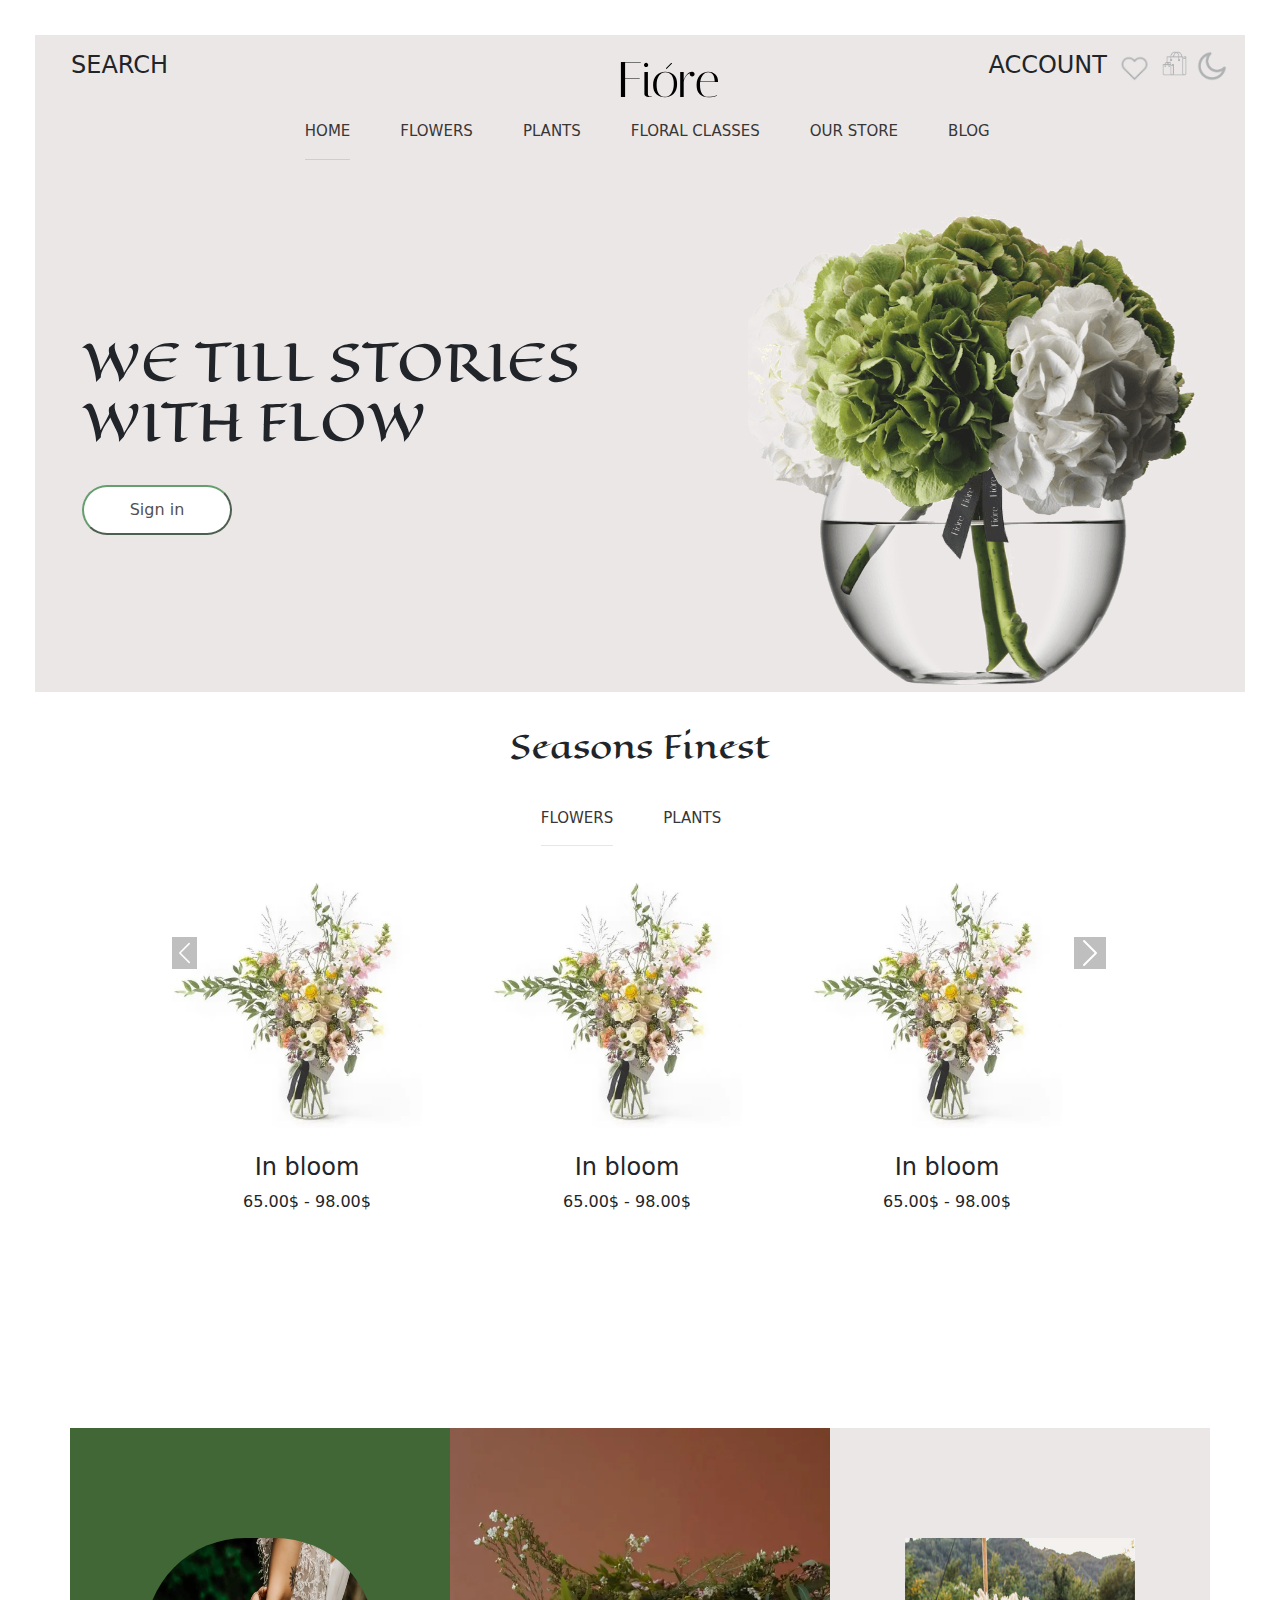
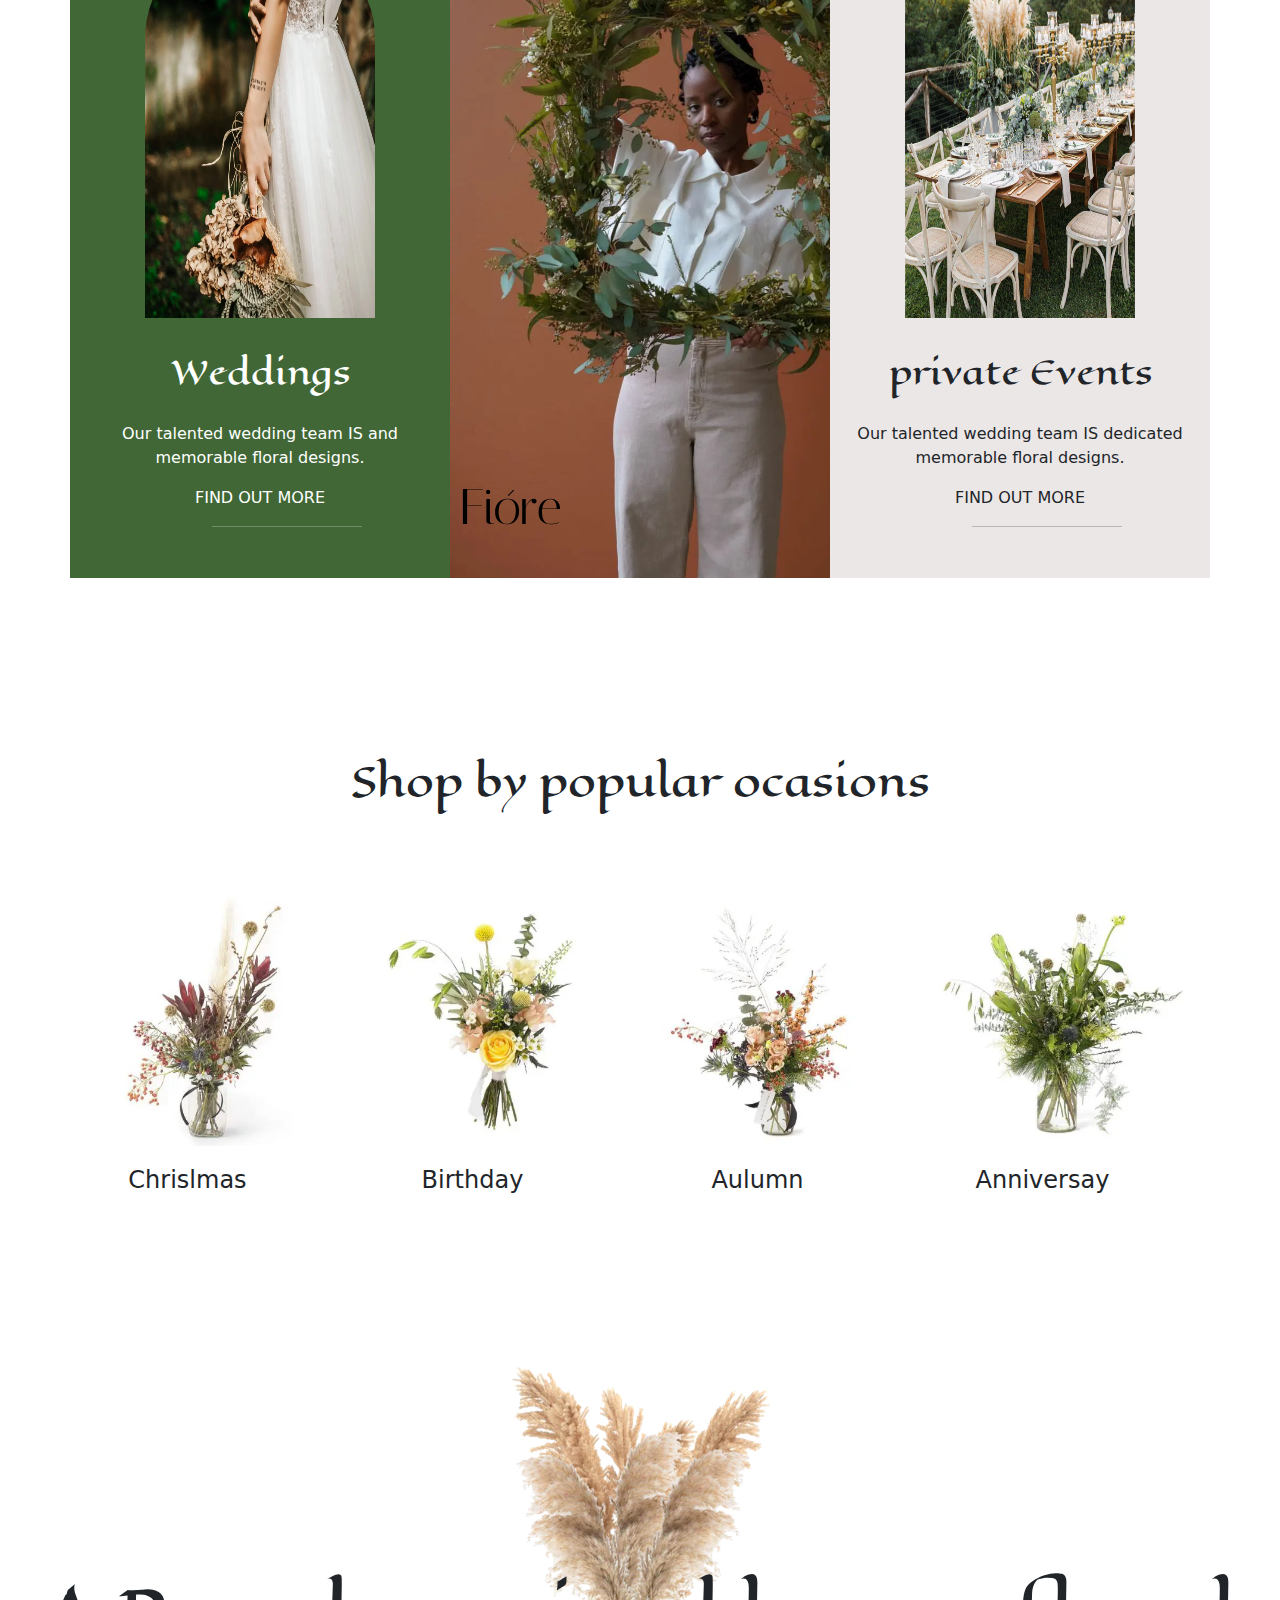
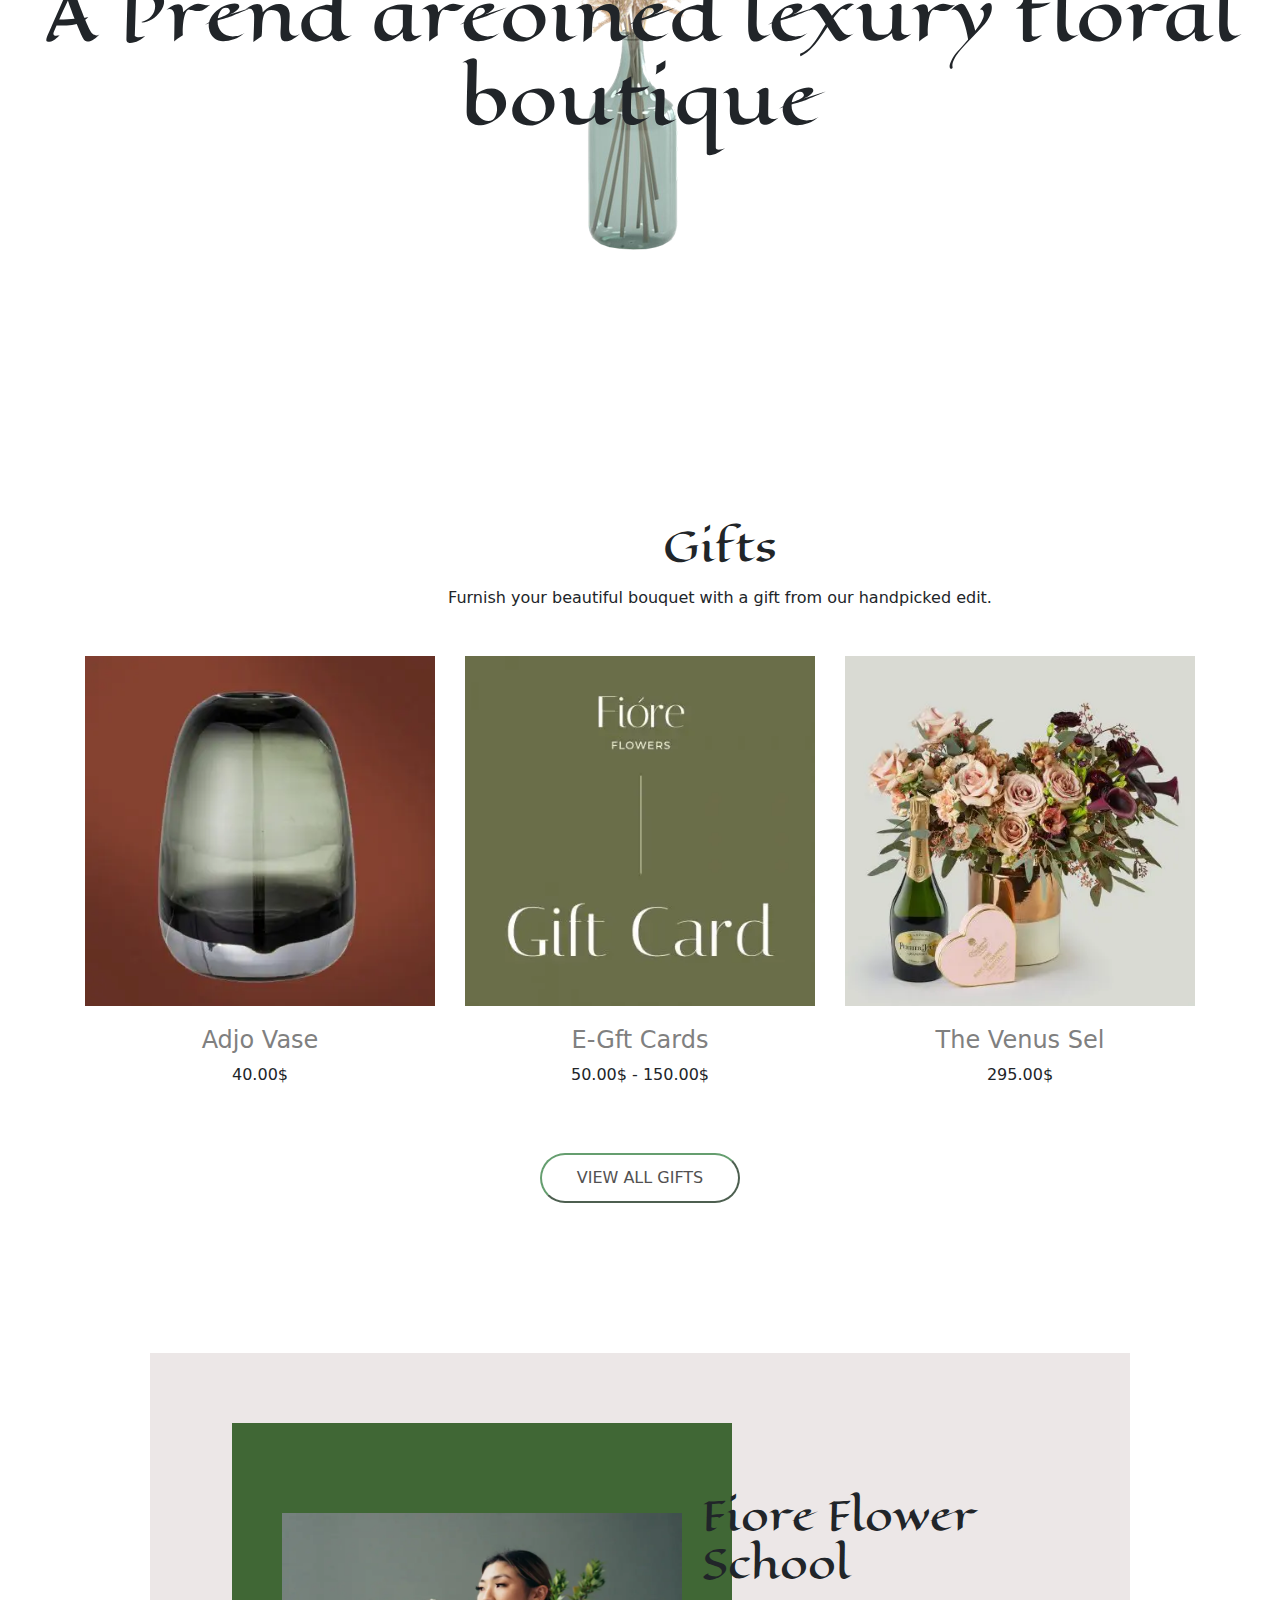
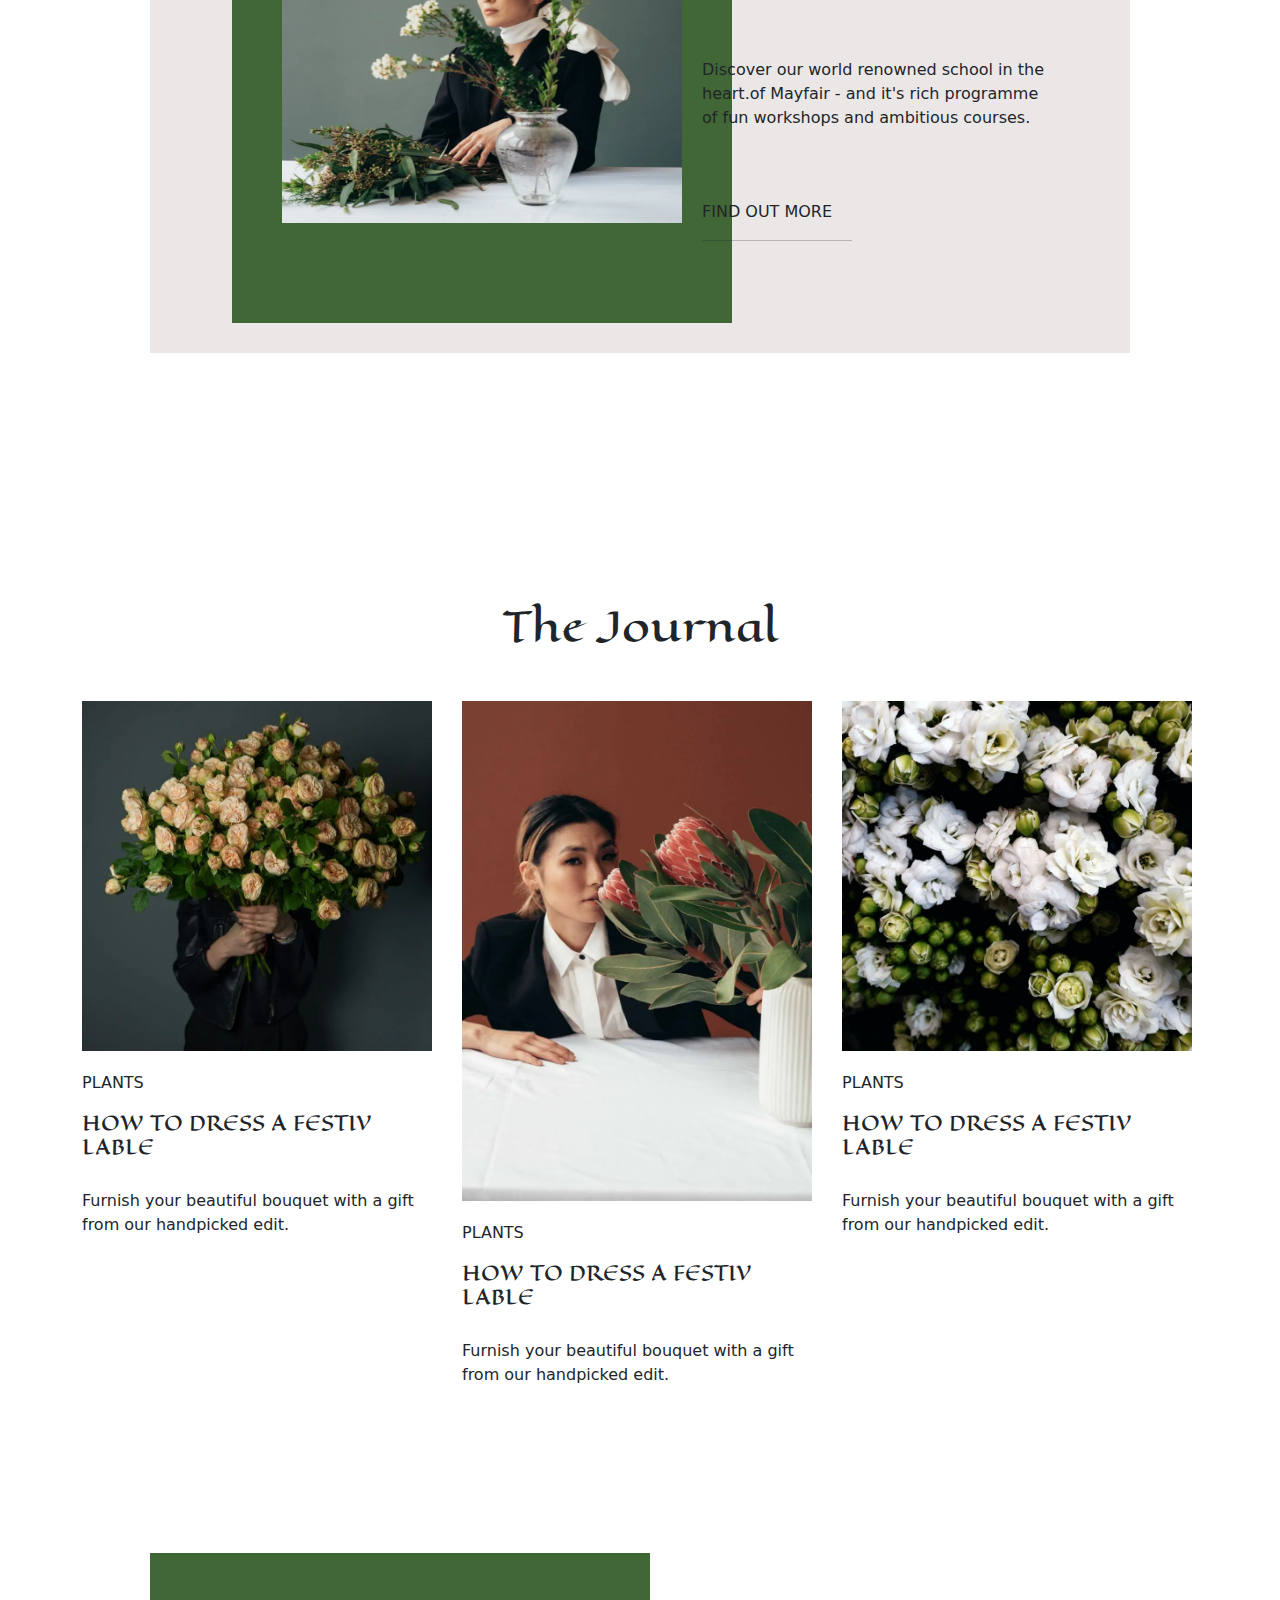
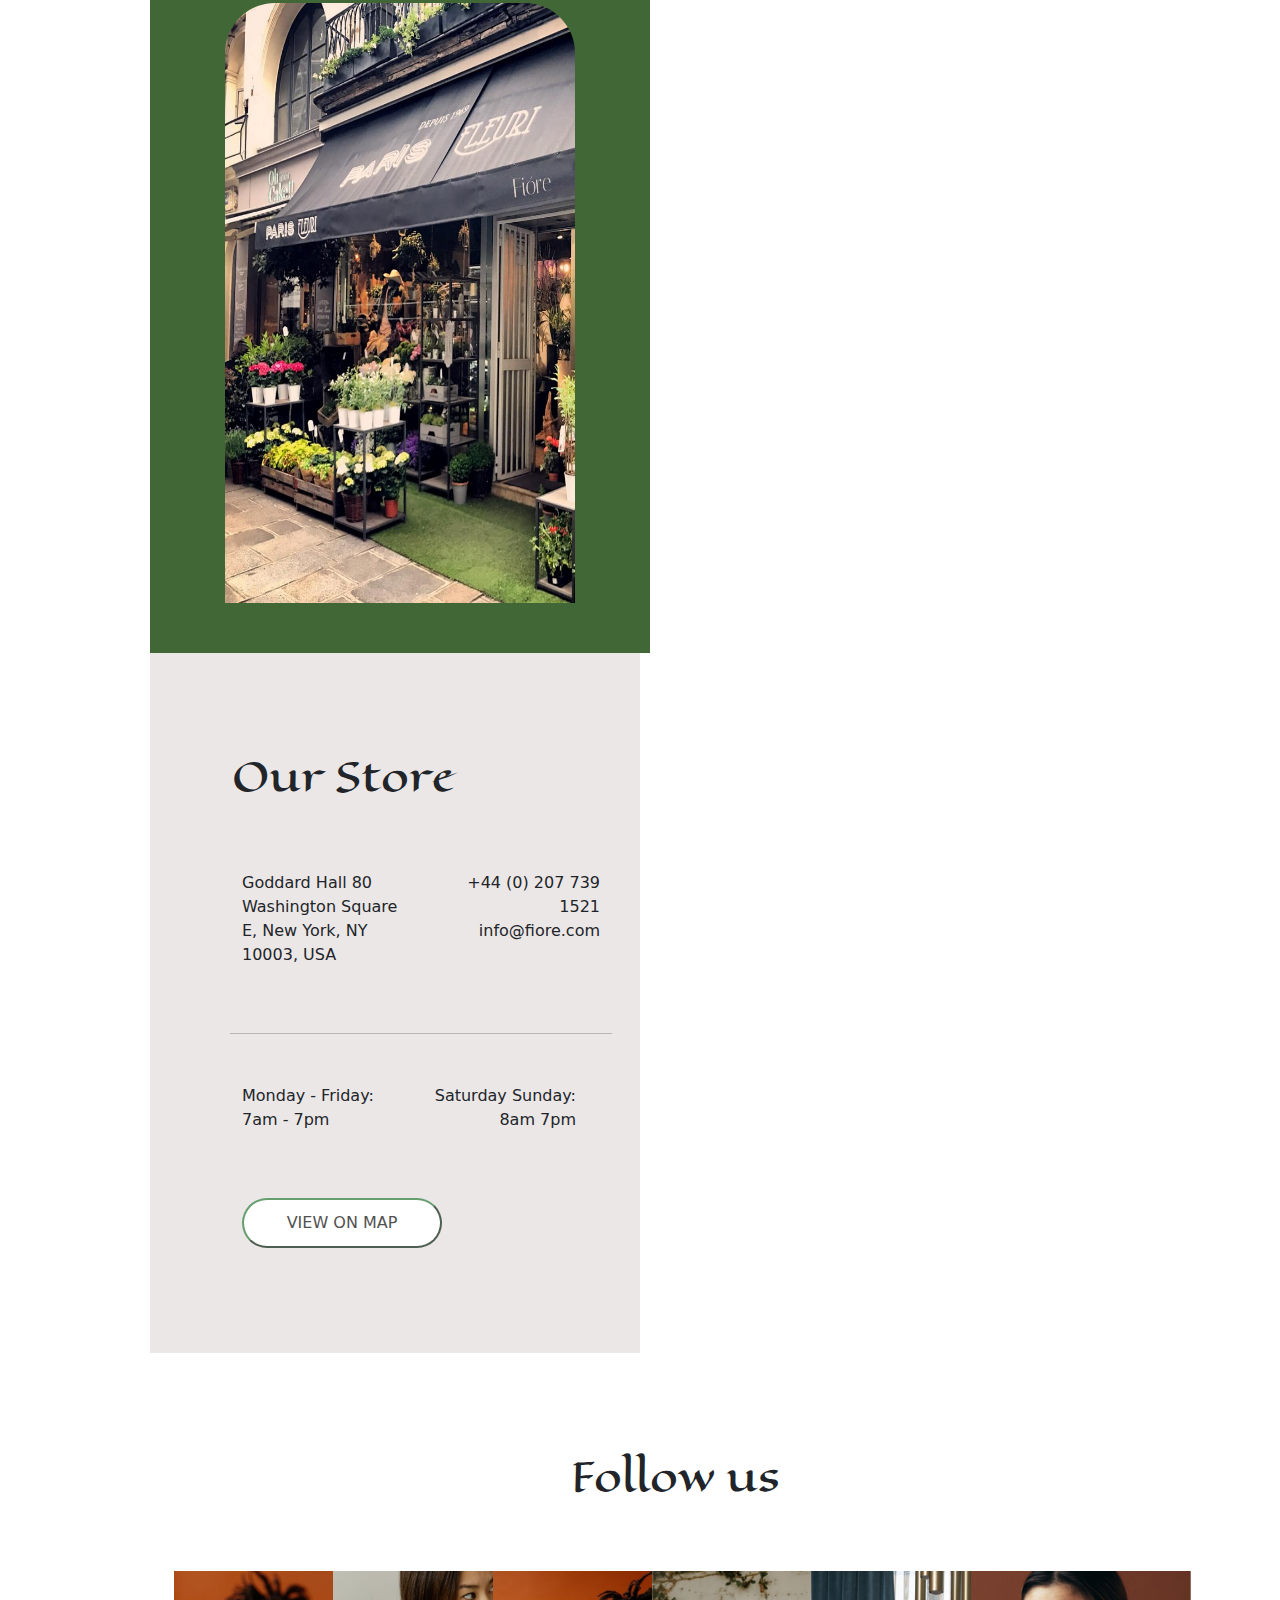
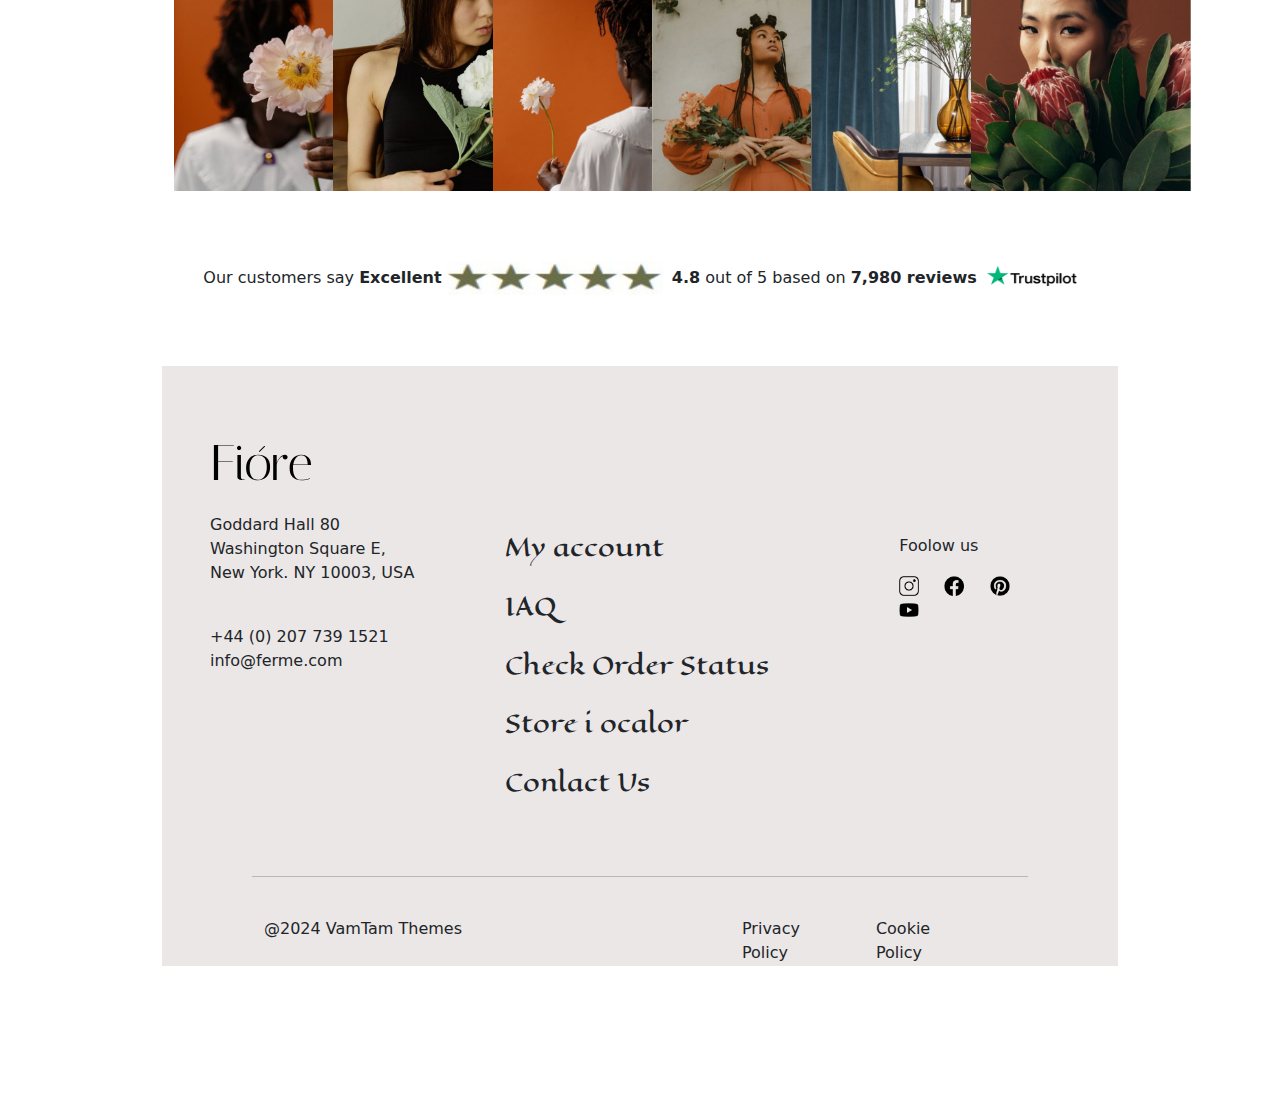
<file: index.html>
<!DOCTYPE html>
<html lang="en">
<head>
    <meta charset="UTF-8">
    <meta name="viewport" content="width=device-width, initial-scale=1.0">
    <title>Document</title>
    <link rel="stylesheet" href="bootstrap.min.css">
    <link rel="stylesheet" href="style.css">
    <link rel="preconnect" href="https://fonts.googleapis.com">
<link rel="preconnect" href="https://fonts.gstatic.com" crossorigin>
<link href="https://fonts.googleapis.com/css2?family=Eagle+Lake&display=swap" rel="stylesheet">
</head>
<body>
<section class="totalNav ">
        <div class="nav1">
            <div class="container-fluid me-4 ms-4 pt-3 ">
                <div class="row">
                    <div class="col-lg-4 col-xl-4 col-md-4 col-sm-4">
                        <h4>SEARCH</h4>
                    </div>
                    <div class="col-lg-4 col-xl-4 col-md-4 col-sm-4 text-center">
                <img src="website3/img01.svg" alt="">            
        </div>
                    <div class="col-lg-4 col-xl-4 col-md-4 col-sm-4  d-flex justify-content-end">
                                <h4 >ACCOUNT</h4>
                                    <img style="width: 35px; height: 35px;"  src="icon/fav.png" alt="">
                                    <img style="width: 25px;height: 25px;" src="icon/shop.png" alt="">
                                
                                    <img id="dar" style="width: 30px;height: 30px; margin-right: 30px;"  src="icon/dark.png" alt=""> 
                    </div>           
                </div>
            </div>       
        </div>



        <div class="nav2">
            <div class="container ">
                   <div class="row">
                    <div class="col-xl-12 col-lg-12 col-md-12 col-sm-12 ">
                        <ul class="d-flex justify-content-center">
                            <div class="activ">
                                <li >HOME</li>
                                <hr>
                            </div>
                            <li>FLOWERS</li>
                            <li>PLANTS</li>
                            <li>FLORAL CLASSES</li>
                            <li>OUR STORE</li>
                            <li>BLOG</li>
                        </ul>
                    </div>
                    
                   </div>
            </div>
          
        </div>


        <div class="imggg">
            <div class="container">

                <div class="rpw d-flex">
                       <div class="col-xl-6 col-lg-6 col-md-12 col-sm-12">
                            <h1>WE TILL STORIES WITH FLOW</h1>
                            <a href="sign.html"><button>Sign in</button></a>  
                    </div>
                       <div class="col-xl-6 col-lg-6 col-md-12 col-sm-12 d-flex justify-content-end ">
                                <img style="height: 500px; width: 450px;" src="website3/img03.png" alt="">
                       </div>
                </div>
            </div>
        </div>


<script src="jslog.js"></script>
<script src="bootstrap.bundle.min.js"></script>
</section>   

<div class="toww">


    <div class="container   text-center">
        <div class="row ">
            <div class="col-xl-12 col-lg-12 col-md-12 col-sm-12">
                <h2>Seasons Finest</h2>

            </div>
            <div class="col-xl-12 col-lg-12 col-md-12 col-sm-12 d-flex justify-content-center mt-4 ">
                <ul class="d-flex ">
                    <div class="activ ">
                        <li>FLOWERS</li>
                           <hr>
                    </div>
                    <li>PLANTS</li>
                </ul>  
            </div>
        </div>
         
    </div>
<div class="slid ">
    <div class="container-fluid  ">
        <div class="row d-flex justify-content-center">
            <div class="col-xl-3 col-lg-4 col-md-12 col-sm-12">
                <div id="carouselExampleAutoplaying" class="carousel slide" data-bs-ride="carousel">
                    <div class="carousel-inner">
                      <div class="carousel-item active">
                        <img src="website3/img04.webp" class="d-block w-100" alt="...">
                      </div>
                      <div class="carousel-item">
                        <img src="website3/img05.webp" class="d-block w-100" alt="...">
                      </div>
                      <div class="carousel-item">
                        <img src="website3/img06.webp" class="d-block w-100" alt="...">
                      </div>
                    </div>
                    <button class="carousel-control-prev" type="button" data-bs-target="#carouselExampleAutoplaying" data-bs-slide="prev">
                      <span style="background-color: gray; margin-right: 20px; " class="carousel-control-prev-icon" aria-hidden="true"></span>
                      <span class="visually-hidden">Previous</span>
                    </button>
                    <button  class="carousel-control-next" type="button" data-bs-target="#carouselExampleAutoplaying" data-bs-slide="next">
                      <span class="carousel-control-next-icon" aria-hidden="true"></span>
                      <span  class="visually-hidden">Next</span>
                    </button>
                    <h4 style="text-align: center; margin-right: 30px;margin-top: 25px;">In bloom</h4>
                    <p style="text-align: center;margin-right: 30px"> 65.00$ - 98.00$</p>
                  </div>
            </div>
            <div class="col-xl-3 col-lg-4 col-md-12 col-sm-12">
                <div id="carouselExampleAutoplaying" class="carousel slide" data-bs-ride="carousel">
                    <div class="carousel-inner">
                      <div class="carousel-item active">
                        <img src="website3/img04.webp" class="d-block w-100" alt="...">
                      </div>
                      <div class="carousel-item">
                        <img src="website3/img05.webp" class="d-block w-100" alt="...">
                      </div>
                      <div class="carousel-item">
                        <img src="website3/img06.webp" class="d-block w-100" alt="...">
                      </div>
                    </div>
                    <button class="carousel-control-prev" type="button" data-bs-target="#carouselExampleAutoplaying" data-bs-slide="prev">
                      <span class="carousel-control-prev-icon" aria-hidden="true"></span>
                      <span class="visually-hidden">Previous</span>
                    </button>
                    <button  class="carousel-control-next" type="button" data-bs-target="#carouselExampleAutoplaying" data-bs-slide="next">
                      <span  class="carousel-control-next-icon" aria-hidden="true"></span>
                      <span  class="visually-hidden">Next</span>
                    </button>
                    <h4 style="text-align: center; margin-right: 30px;margin-top: 25px;">In bloom</h4>
                    <p style="text-align: center;margin-right: 30px"> 65.00$ - 98.00$</p>
                  </div>
            </div>
            <div class="col-xl-3 col-lg-4 col-md-12 col-sm-12">
                <div id="carouselExampleAutoplaying" class="carousel slide" data-bs-ride="carousel">
                    <div class="carousel-inner">
                      <div class="carousel-item active">
                        <img src="website3/img04.webp" class="d-block w-100" alt="...">
                      </div>
                      <div class="carousel-item">
                        <img src="website3/img05.webp" class="d-block w-100" alt="...">
                      </div>
                      <div class="carousel-item">
                        <img src="website3/img06.webp" class="d-block w-100" alt="...">
                      </div>
                    </div>
                    <button class="carousel-control-prev" type="button" data-bs-target="#carouselExampleAutoplaying" data-bs-slide="prev">
                      <span  class="carousel-control-prev-icon" aria-hidden="true"></span>
                      <span class="visually-hidden">Previous</span>
                    </button>
                    <button  class="carousel-control-next" type="button" data-bs-target="#carouselExampleAutoplaying" data-bs-slide="next">
                      <span style="background-color: gray; " class="carousel-control-next-icon" aria-hidden="true"></span>
                      <span  class="visually-hidden">Next</span>
                    </button>
                    <h4 style="text-align: center; margin-right: 30px; margin-top: 25px;">In bloom</h4>
                    <p style="text-align: center;margin-right: 30px"> 65.00$ - 98.00$</p>
                  </div>
            </div>
        </div>
    </div>
</div>

</div>
<div class="three  text-center  ">
    <div class="container ">
        <div class="row">
            
                  <div  class="col-xl-4 col-lg-4 col-md-12 col-sm-12 " id="a">
                              <img style="border-radius:100px 100px 0 0px;  height: 380px; width: 230px" src="website3/img08.webp" alt="">
                 <h2>Weddings</h2>
                 <div id="prag" >
                    <p >Our talented wedding team IS  and memorable floral designs.</p>
                    <p>FIND OUT MORE</p>
                    <hr>
                 </div>
                 
                  </div>

                <div   class="col-xl-4 col-lg-4 col-md-12 col-sm-12 " id="bb" >
                          <img style="transform:translate(-130px,650px);" src="website3/img01.svg" alt="">
                </div>

            
            <div class="col-xl-4 col-lg-4 col-md-12 col-sm-12" id="c">
                        <img style="height: 380px; width: 230px" src="website3/img11.jpg" alt="">
           <h2>private Events</h2>
           <div class="prag">
              <p>Our talented wedding team IS dedicated  memorable floral designs.</p>
              <p>FIND OUT MORE</p>
              <hr>
           </div>
                      </div>
        </div>
    </div>
</div>

<div class="four">
  <h1>Shop by popular ocasions</h1>
        <div class="container">
          <div class="row">
            <div class="col-xl-3 col-lg-3 col-md-6 col-sm-12">
                   <img src="website3/img12.webp" alt="">
                   <h4>Chrislmas</h4>
            </div>
            <div class="col-xl-3 col-lg-3 col-md-6 col-sm-12">
              <img src="website3/img13.webp" alt="">
              <h4>Birthday</h4>
          </div>
          <div class="col-xl-3 col-lg-3 col-md-6 col-sm-12">
            <img src="website3/img14.webp" alt="">
            <h4>Aulumn</h4>
          </div>
          <div class="col-xl-3 col-lg-3 col-md-6 col-sm-12">
            <img src="website3/img15.webp" alt="">
            <h4>Anniversay</h4>
             </div>
          </div>
        </div>
</div>
<div class="five text-center ">
        <h1>A Prend areoined lexury floral
          boutique</h1>
</div>
<div class="six">
  <div class="container">
    <div class="row">
      <div class="te text-center">
        <h1>Gifts</h1>
        <p>Furnish your beautiful bouquet with a gift from our handpicked edit.</p>
      </div>
      <div class="col-xl-4 col-lg-4 col-md-12 col-sm-12">
        <img src="website3/img17.webp" alt="">
        <h4>Adjo Vase</h4>
        <p>40.00$</p>
    </div>
    <div class="col-xl-4 col-lg-4 col-md-12 col-sm-12">
      <img src="website3/img18.webp" alt="">
      <h4>E-Gft Cards</h4>
      <p>50.00$ - 150.00$</p>
  </div>
  <div class="col-xl-4 col-lg-4 col-md-12 col-sm-12">
    <img src="website3/img19.webp" alt="">
    <h4>The Venus Sel</h4>
    <p>295.00$</p>
</div>
    </div>
  </div>
  <a href=""> <button>VIEW ALL GIFTS</button> </a>

</div>
<div class="seven">
            <div class="container d-flex justify-content-center align-items-center">
                <div class="row">
                       <div class="col-xl-6 col-lg-6 col-md-12 col-sm-12">
                            <div class="imm ">
                              <img style="width: 400px; height: 400px;" src="website3/img20.webp" alt="">

                            </div>
                      </div>
                       <div class="col-xl-6 col-lg-6 col-md-12 col-sm-12">
                               <div class="ii  ">
                                <h1>Fiore Flower School</h1>
                                <p style="margin-bottom: 70px;"> Discover our world renowned school in the heart.of Mayfair - and it's rich programme of fun workshops and ambitious courses.</p>
                                <p> FIND OUT MORE</p>
                                <hr>
                               </div>
                       </div>
                </div>
            </div>
</div>
<div class="eatt">
  <h1>The Journal</h1>
  <div class="container">
      <div class="row">
        <div class="col-xl-4 col-lg-4 col-md-6 col-sm-12">
                   <img src="website3/img21.webp" alt="">
          <div class="t">
                    <p>PLANTS</p>
                    <h3>HOW TO DRESS A FESTIV LABLE</h3>
                    <p>Furnish your beautiful bouquet with a gift from our handpicked edit.</p>
                   </div>
           </div>
           <div class="col-xl-4 col-lg-4 col-md-6 col-sm-12">
            <img style="height: 500px;" src="website3/img22.webp" alt="">
   <div class="t">
             <p>PLANTS</p>
             <h3>HOW TO DRESS A FESTIV LABLE</h3>
             <p>Furnish your beautiful bouquet with a gift from our handpicked edit.</p>
            </div>
    </div>
    <div class="col-xl-4 col-lg-4 col-md-6 col-sm-12">
      <img src="website3/img23.jpg" alt="">
<div class="t">
       <p>PLANTS</p>
       <h3>HOW TO DRESS A FESTIV LABLE</h3>
       <p>Furnish your beautiful bouquet with a gift from our handpicked edit.</p>
      </div>
</div>
      </div>
  </div>
</div>
<div class="nighn">
     <div class="container">
         <div class="row">
          <div class="col-xl-6 col-lg-6 col-md-12 col-sm-12" id="i">
            <img  src="website3/img24.jpg" alt="">

         </div>
         <div class="col-xl-6 col-lg-6 col-md-12 col-sm-12" style="  height: 700px;
  background-color: rgb(236, 231, 231); padding-right: 40px;" >
                   <h1>Our Store</h1>
                   <div class="te ">
                    <div class="row">
                      <div class="col-xl-6 col-lg-6 col-md-12 col-sm-12" >
                          <p>Goddard Hall 80
                            Washington Square E,
                            New York, NY 10003, USA
                            </p>
                    </div>
                    <div class="col-xl-6 col-lg-6 col-md-12 col-sm-12 text-end" >
                        <p> +44 (0) 207 739 1521 <br>
                          info@fiore.com</p>
                    </div>
                   
                            <hr style="margin-top: 50px; margin-bottom: 50px;">

                            <div class="row">
                              <div class="col-xl-6 col-lg-6 col-md-12 col-sm-12" >
                                <p>Monday - Friday:  <br>
                                  7am - 7pm</p>
                            </div>
                            <div class="col-xl-6 col-lg-6 col-md-12 col-sm-12 text-end" >
                              <p>Saturday Sunday: <br>
                                8am 7pm</p>
                            </div>


                          
                         
                            </div>
                               
                                 <a href=""> <button>VIEW ON MAP</button> </a>
                   </div>
         </div>
     </div>
</div>

<div class="ten">
  <h1 style=" text-align:center; font-family: var(--font);">Follow us</h1>
     <div class="container">
        <div class="row">
          <div class="col-xl-2 col-lg-2 col-md-6 col-sm-12 text-end" >
                   <img src="website3/img25.jpg" alt="">
        </div>
        <div class="col-xl-2 col-lg-2 col-md-6 col-sm-12 text-end" >
          <img src="website3/img26.jpg" alt="">
</div>
<div class="col-xl-2 col-lg-2 col-md-6 col-sm-12 text-end" >
  <img src="website3/img27.jpg" alt="">
</div>
<div class="col-xl-2 col-lg-2 col-md-6 col-sm-12 text-end" >
  <img src="website3/img28.jpg" alt="">
</div>
<div class="col-xl-2 col-lg-2 col-md-6 col-sm-12 text-end" >
  <img src="website3/img29.jpg" alt="">
</div>
<div class="col-xl-2 col-lg-2 col-md-6 col-sm-12 text-end" >
  <img src="website3/img30.jpg" alt="">
</div>
     </div>
     <p style="margin-top: 70px; margin-bottom: 70px; text-align: center;">Our customers say <b>Excellent</b>  <img style="height: 35px;" src="website3/star.jpg" alt="">
       <b>4.8</b> out of 5 based on <b>7,980 reviews</b><img style="height: 25px; width: 90px; padding-bottom: 5px; margin-left: 10px;" src="website3/img32.png" alt=""> </p>
</div>
</div>

<footer>
             <div class="container p-5">
              <div class="row">
                      <div class="col-xl-4 col-lg-4 col-md-12 col-sm-12">
                          <img src="website3/img01.svg" alt="">
                           <p style="margin-top: 20px; margin-bottom: 40px;">Goddard Hall 80 <br>
                            Washington Square E, <br>
                            New York. NY 10003, USA 
                            </p>
                           <p>+44 (0) 207 739 1521 <br>
                            info@ferme.com</p>
                      
                        </div>
                      <div class="col-xl-4 col-lg-4 col-md-12 col-sm-12">
<h4 style="margin-top: 100px;">My account</h4>
<h4>IAQ</h4>
<h4>Check Order Status</h4>
<h4>Store i ocalor</h4>
<h4>Conlact Us</h4>

                      </div>
                      <div class="col-xl-4 col-lg-4 col-md-12 col-sm-12 ">
                               <div style="margin-top: 100px; margin-left: 100px;" class="ppp">
                                <p >Foolow us</p>

                                <img src="website3/instagram black.png" alt="">
                                <img src="website3/facebook black.png" alt="">
                                <img src="website3/pinterest black.png" alt="">
                                <img src="website3/youtube black.png" alt="">

                               </div>
                      </div>
              </div>
             </div>
             <hr>
             <div style="margin-left: 90px;" class="container">
              <div class="row">
                   <div class="col-xl-6 col-lg-6 col-md-12 col-sm-12">
                        <p>@2024 VamTam Themes</p>
                   </div>
                   <div class="col-xl-6 col-lg-6 col-md-12 col-sm-12">
                      <div class="row">
                        <div class=" col-lg-6 col-md-12 col-sm-12 d-flex ">
                            <p style="margin-right: 50px;">Privacy Policy</p>
                          <p>Cookie Policy</p>
                      </div>
                  </div>
              </div>
             </div>

</footer>



 








    <script src="bootstrap.bundle.min.js"></script>
</body>
</html>
</file>
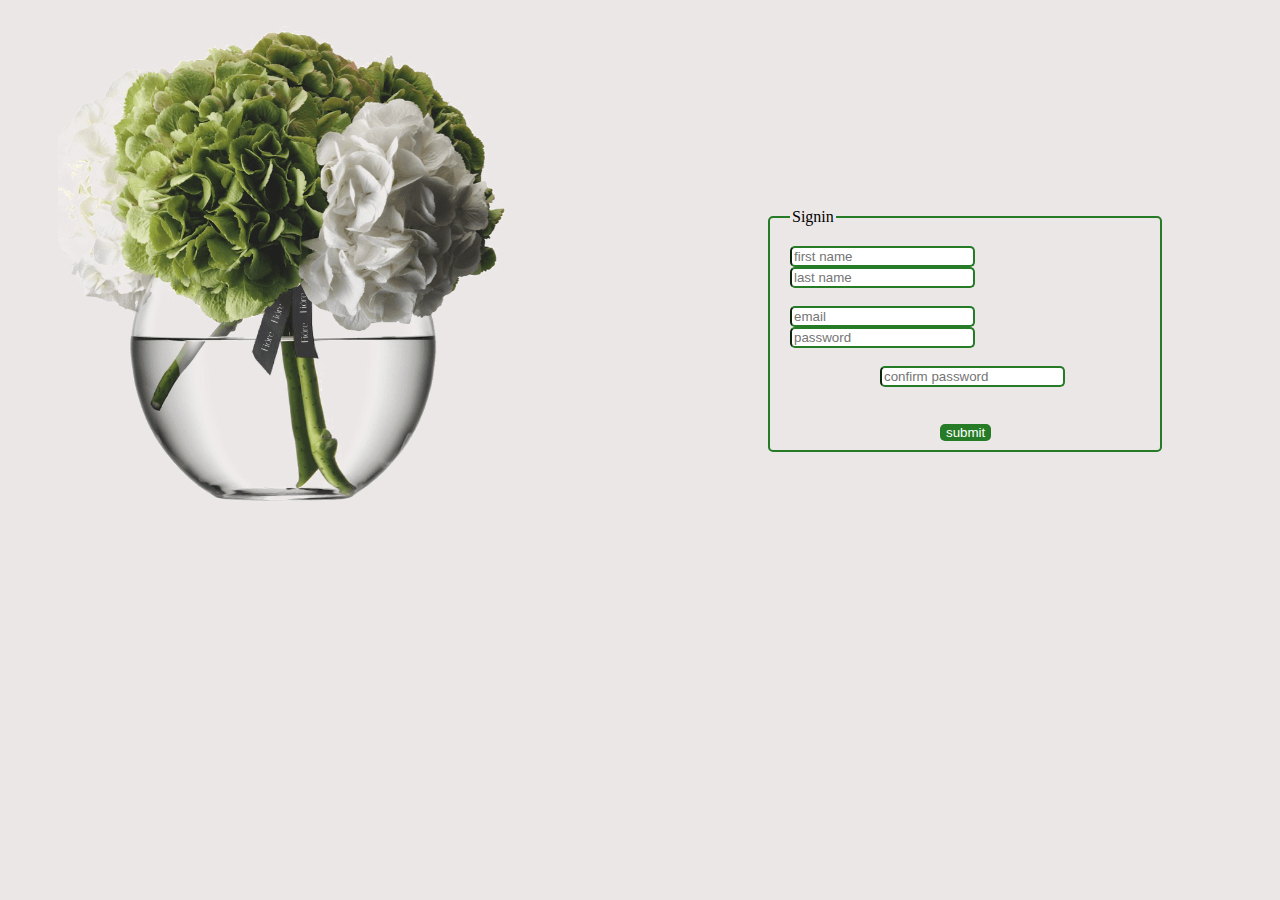
<file: sign.html>
<!DOCTYPE html>
<html lang="en">
<head>
    <meta charset="UTF-8">
    <meta name="viewport" content="width=device-width, initial-scale=1.0">
    <link rel="stylesheet" href="sign.css">
    <title>Document</title>
</head>
<body>
   <div class="container">
    <div class="row">
        <div class="col-xl-6">
                  <img style="height: 500px; width: 450px; margin-left: 50px;"  src="website3/img03.png" alt="">
        </div>

        <div class="col-xl-6">
            <form  action="login.html" onsubmit="return validateForm()" >
                <fieldset>
                <legend>Signin</legend>
                      <span id="sp"></span>
                <input type="text" required placeholder="first name" id="aa"> 
                
                <input type="text" required placeholder="last name" id="bb"><br><br>
                <input type="text" required placeholder="email"id="cc">
                <input  type="password" required placeholder="password" id="dd"><br><br>
                <input style="margin-left: 90px;" type="password" required placeholder="confirm password"id="ee"><br><br><br>
                <input  style="margin-left: 150px;" class="e" type="submit" value="submit">
            </fieldset>
             </form>
        </div>
       


    </div>
   </div>
     <script src="jslog.js"></script>
</body>
</html>
</file>
<file: style.css>
*{
    padding: 0;
    margin: 0;
    box-sizing: border-box;
}
:root
{
   --font: "Eagle Lake", serif;

}
li{
list-style: none;
margin-right: 50px;
margin-top: 10px;
font-size: 15px;
color: rgb(56, 54, 54);
}
.nav2 .activ{
color: gray;
padding-left: 3%;
}
.nav2 .activ hr{
    margin-right: 50px;
}
.nav2 .activ:hover{
    background-color: gray;
color: white;}

.nav1 img{
    margin-left: 10px;
}
.totalNav{
margin: 35px;
background-color: rgb(236, 231, 231);
}
.imggg button{
    width: 150px;
    height: 50px;
    padding: 5px;
    border-radius: 25px;
    text-align: center;
    border-color: rgba(48, 124, 61, 0.742);

    color: rgb(82, 81, 81);
    margin-top: 25px;
}
.imggg button:hover{
    background-color:rgb(64, 103, 53);
    color: white;
}
.imggg h1{
    font-family: var(--font);
    font-size: 50px;
    padding-top: 140px;
}
.dark{
  background-color: black; 
  color: white; 
  transition: 0.5s;
}

.toww .activ{
    color: rgb(155, 154, 154);
    
    }
    .toww .activ hr{
        margin-right: 50px;
    }
    .toww .activ:hover{
        background-color: gray;
    color: white;}
    .toww h2{
        font-family: var(--font);
    }
    .carousel-item{
height: 250px;
width: 250px;

    }
    #carouselExampleAutoplaying {
        width: 300px;
        height: 300px;
    }
    .three hr{
width: 150px;  
margin-left: 130px;  }


.three{
    margin-top: 250px;
    margin-left: 35px;
    margin-right: 35px;
    height: 750px;
    padding-left: 25px;
    padding-right: 25px;
margin-bottom: 180px;
}
.three h2{
font-family: var(--font);
margin-top: 35px;
margin-bottom: 30px;
}
#a{
    background-color: rgb(64, 103, 53);
    height: 750px;
    padding-top: 110px;
color: white;
}
#bb{

    background-size: contain;
    background-image: url(website3/img09.webp);
    background-repeat: no-repeat;
    background-size: cover;

    height: 750px;

}
#c{
    height: 750px;

    
    background-color: rgb(236, 231, 231);
padding-top: 110px;
}
.four img{
width: 250px;
height: 250px;
}
.four h1{
    font-family: var(--font);
    margin-bottom: 90px;
    text-align: center;
}
.four h4{
    margin-top: 20px;
    text-align: center;
    margin-right: 50px;
}
.five{
    width: 100%;
    height: 700px;
    margin-top: 50px;
    background-image: url(website3/img16.png);
    background-repeat: no-repeat;
    background-position: center;
}

.five h1{
    padding-top: 25%;
    font-family: var(--font);
    font-size: 70px;
}
/* #prg{
    text-align: center;
} */
 .six h1{
    font-family: var(--font);
    margin-top: 170px;
    margin-bottom: 15px;
 }
 .six img{
    width: 350px;
    height: 350px;
    margin-top: 30px;
    margin-bottom: 20px;
 }
 .six {
    text-align: center;
 }
 .six h4{
    color: gray;

 }
 button{
    width: 200px;
    height: 50px;
    padding: 5px;
    border-radius: 25px;
    text-align: center;
    border-color: rgba(48, 124, 61, 0.742);
background-color: white;
    color: rgb(82, 81, 81);
    margin-top: 50px;
    margin-bottom: 150px;
}
 button:hover{
    background-color:rgb(64, 103, 53);
    color: white;
}
.seven{
    background-color: rgb(236, 231, 231);
    height: 600px;
   /* width: 1000px; */
   margin-left: 150px;
margin-right: 150px;
padding: 70px; 
margin-bottom: 70px;

   
}

.imm{
    height: 500px;
    width: 500px;
    background-color:rgb(64, 103, 53);
}
.imm img{
    display: block;
    margin-left: auto;
    margin-right: auto;
padding-top: 90px;}

.ii h1{
margin-top: 20%;
font-family: var(--font);
margin-bottom: 70px;
width: 300px;
}
.ii hr{
    width: 150px;  
}
.ii{
    margin-left: 50px;

}
.eatt img{
    width: 350px;
    height: 350px;
    margin-bottom: 20px;
}
.eatt h3{
    font-family: var(--font);
    font-size: 20px;
    margin-bottom: 30px;
}
.eatt h1{
    font-family: var(--font);
    text-align: center;
    margin-top: 250px;
    margin-bottom: 50px;
}
#i{
    background-color:rgb(64, 103, 53);
width: 500px;
height: 700px;
}
#i img{
    display: block;
    margin-left: auto;
    margin-right: auto;
padding: 50px;
width: 450px;
 height: 700px;
 border-radius:100px 100px 0 0px;
}
.te{
    margin-left:80px ;
}
.nighn h1{
    font-family: var(--font);
    margin-left: 70px;
    margin-bottom: 70px;
    margin-top: 100px;
}
.nighn{
    margin: 150px;
   
}
.ten img{
    width: 220px;
    height: 220px;
}
footer{
    background-color: rgb(236, 231, 231);
height: 600px;
padding-top: 20px;
}
footer h4{
font-family: var(--font);
margin-bottom: 30px;
}
.ppp img{
    width: 20px;
    height: 20px;
    margin-right: 20px;
}
footer hr{
    margin-left: 90px;
    margin-right: 90px;
margin-bottom: 40px;
margin-top: 0px;
}
</file>
<file: sign.css>
form{
    display: flex;
margin: 20px;
border-color: #bd8530;
margin-right: 100px;
margin-top: 150px;
}
body{
    background-color: rgb(236, 231, 231);

}

.row{
    display: flex;
    justify-content: space-between;
}
fieldset{

    margin: 10px;
    width: 350px;
height: 200px;
padding: 20px;
border-color: #267b26;
border-radius: 5px;
}
form input{
    border-radius: 5px;
    border-color: #267b26;
    border-top: 2px #267b26 solid ;

}
.e {
    background-color: #267b26; ;
    border: none;
    color: white;
    border-radius: 5px;
}
fieldset{
    border: 2px #267b26 solid;
    margin-top: 50px;
}
.o{
    background-image: url(img/غلاف.avif);
    background-size: 100%;
    background-repeat: no-repeat;
}

.j{
    width: 200px;
height: 170px;
}
.u{
margin-top: 60px;}
.u img{
    width: 250px;
    height: 250px;
}
.u input{
    border-radius: 5px;
    background-color: #1a8906;
    border: none;
    width: 100px;
    height: 20px;
}
.d{
    margin-top: 250px;
    display: flex;
    justify-content: center;
}
.d img{
    width: 25px;
    height: 25px;
    padding: 12px;
}
.r{
    display: flex;
    justify-content: center;
}
</file>
